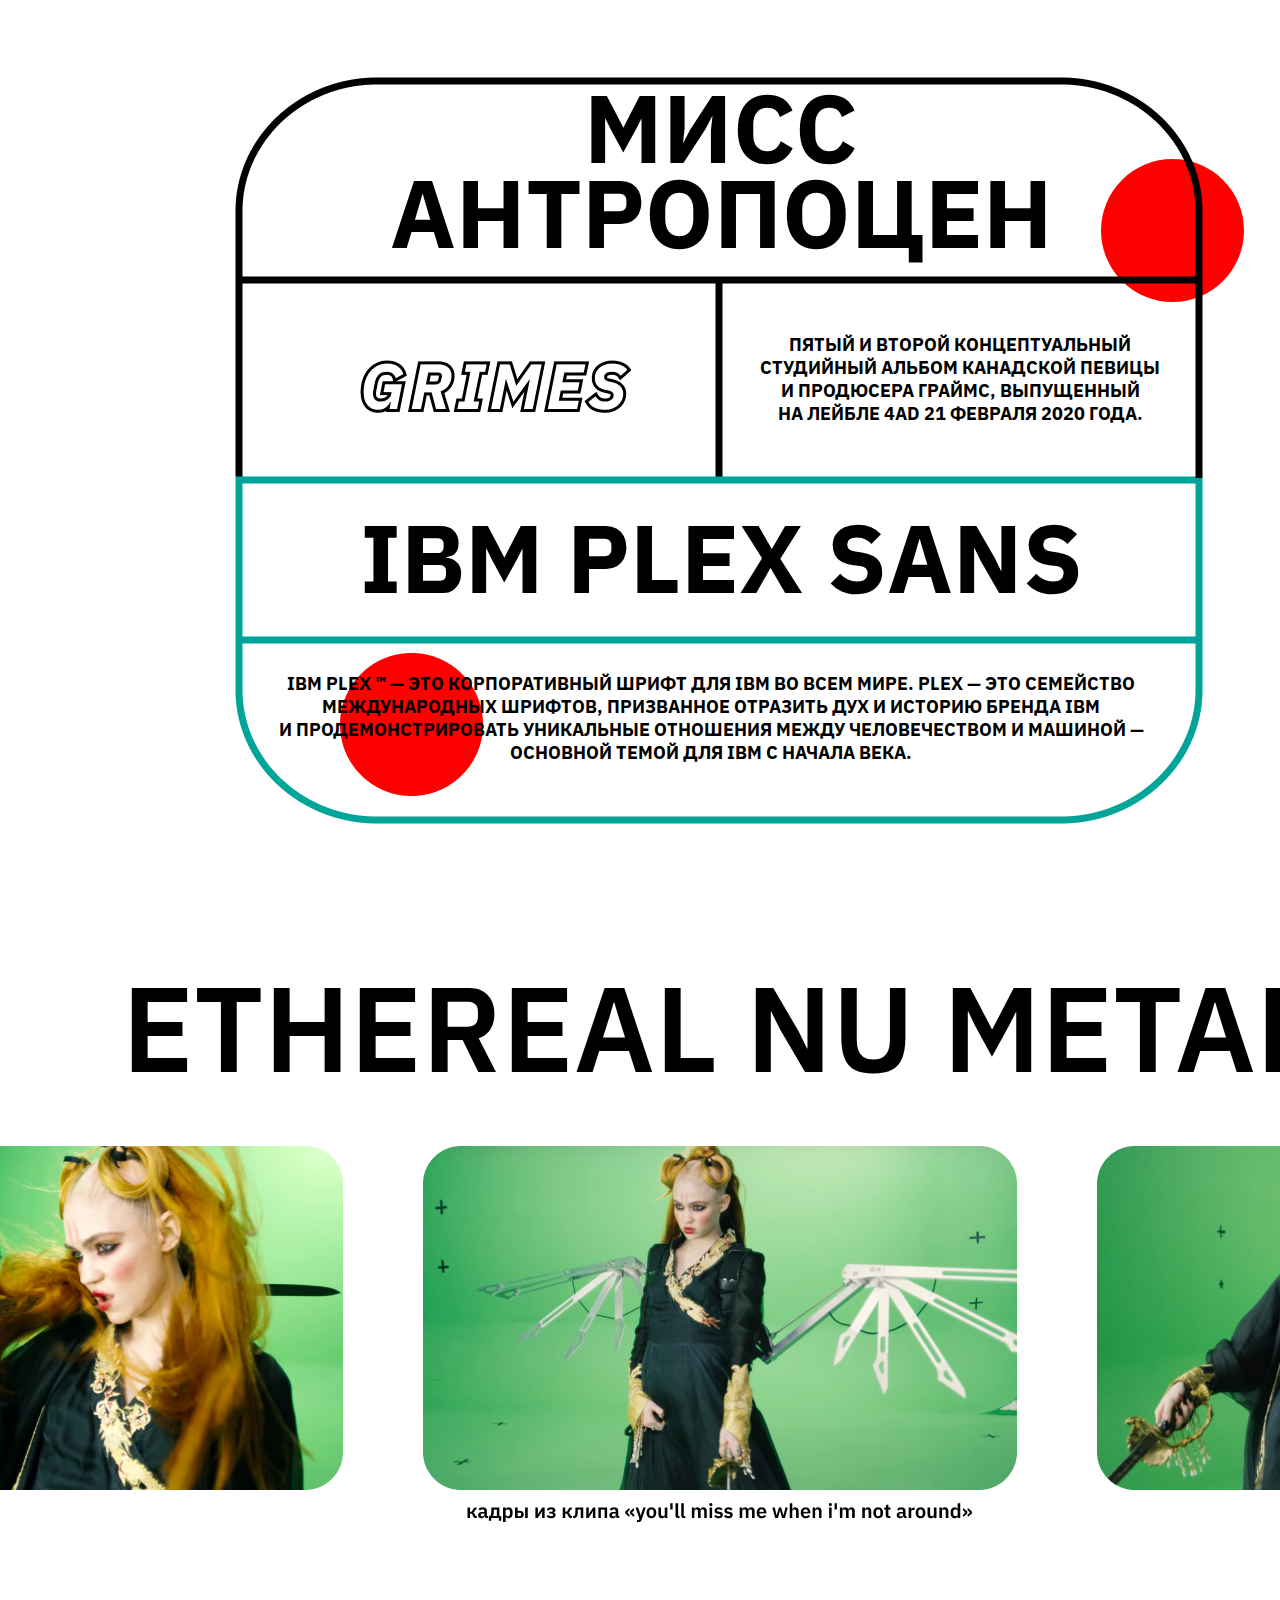
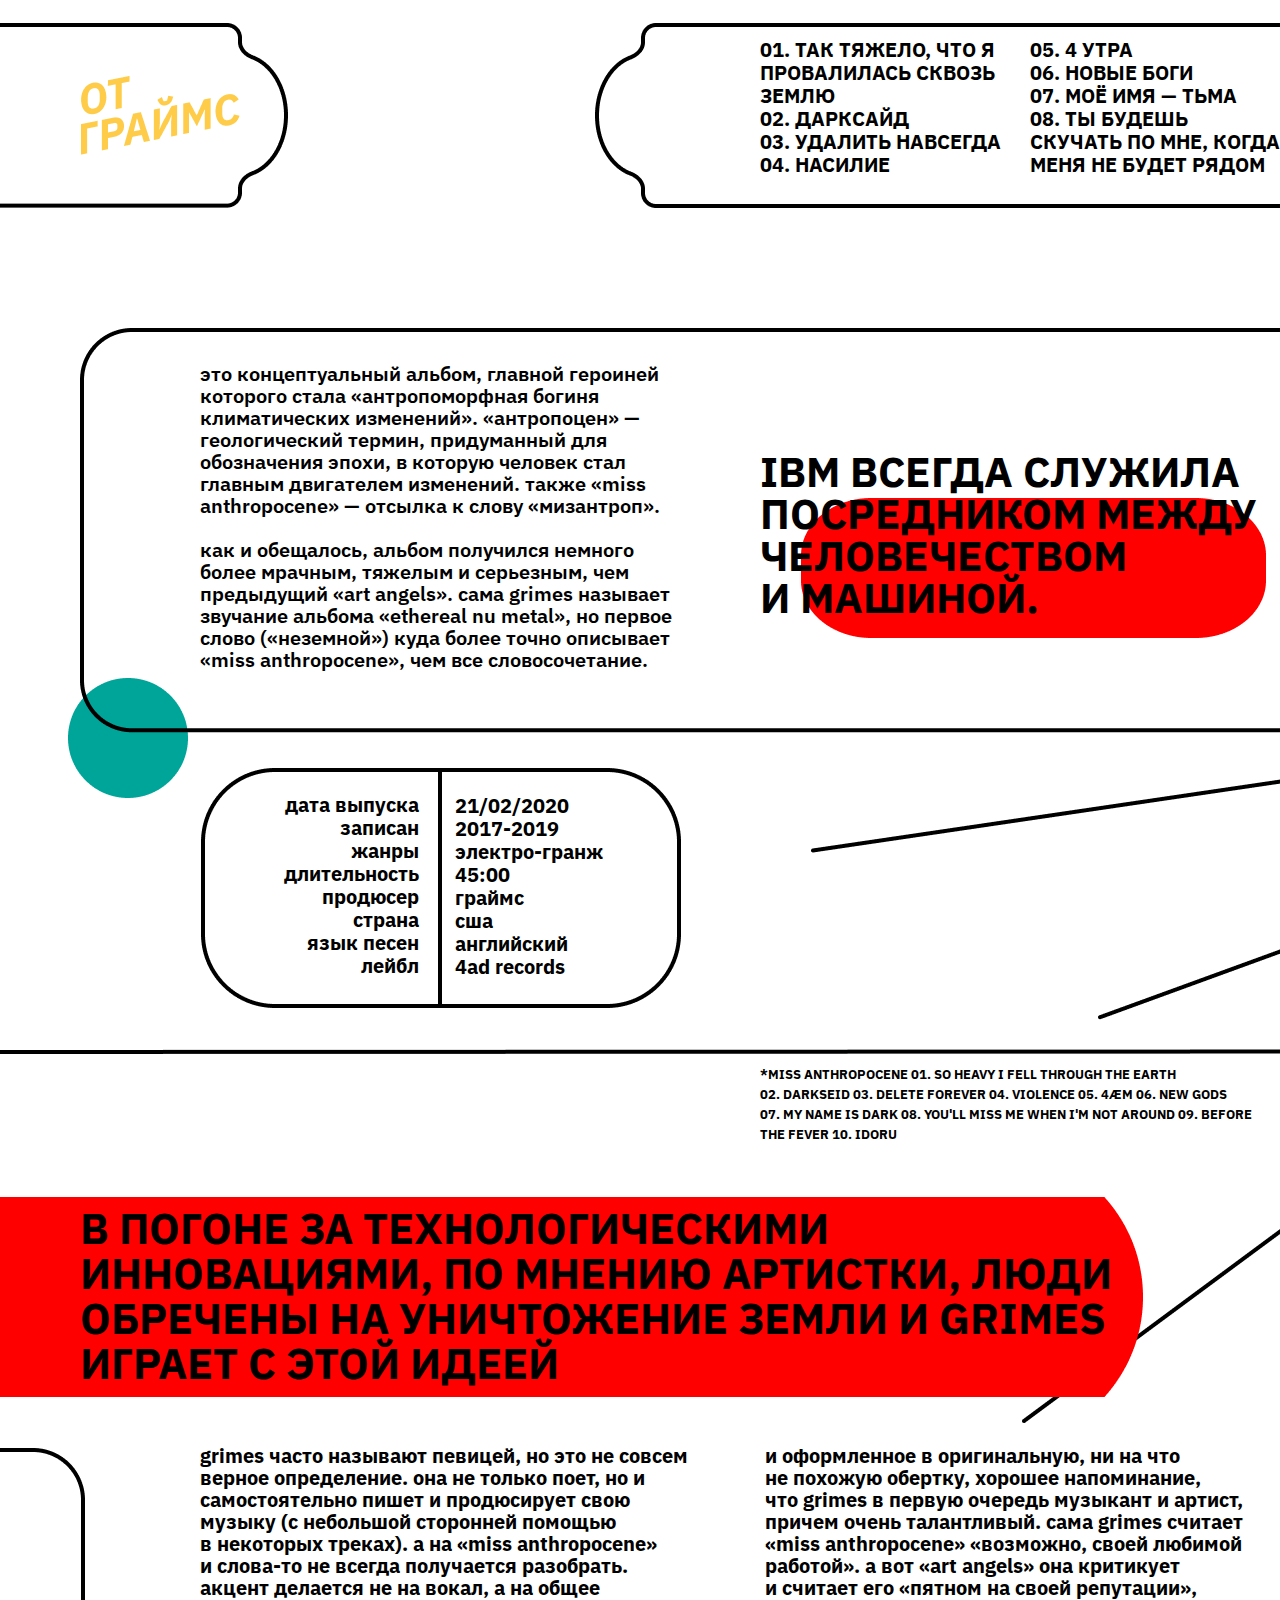
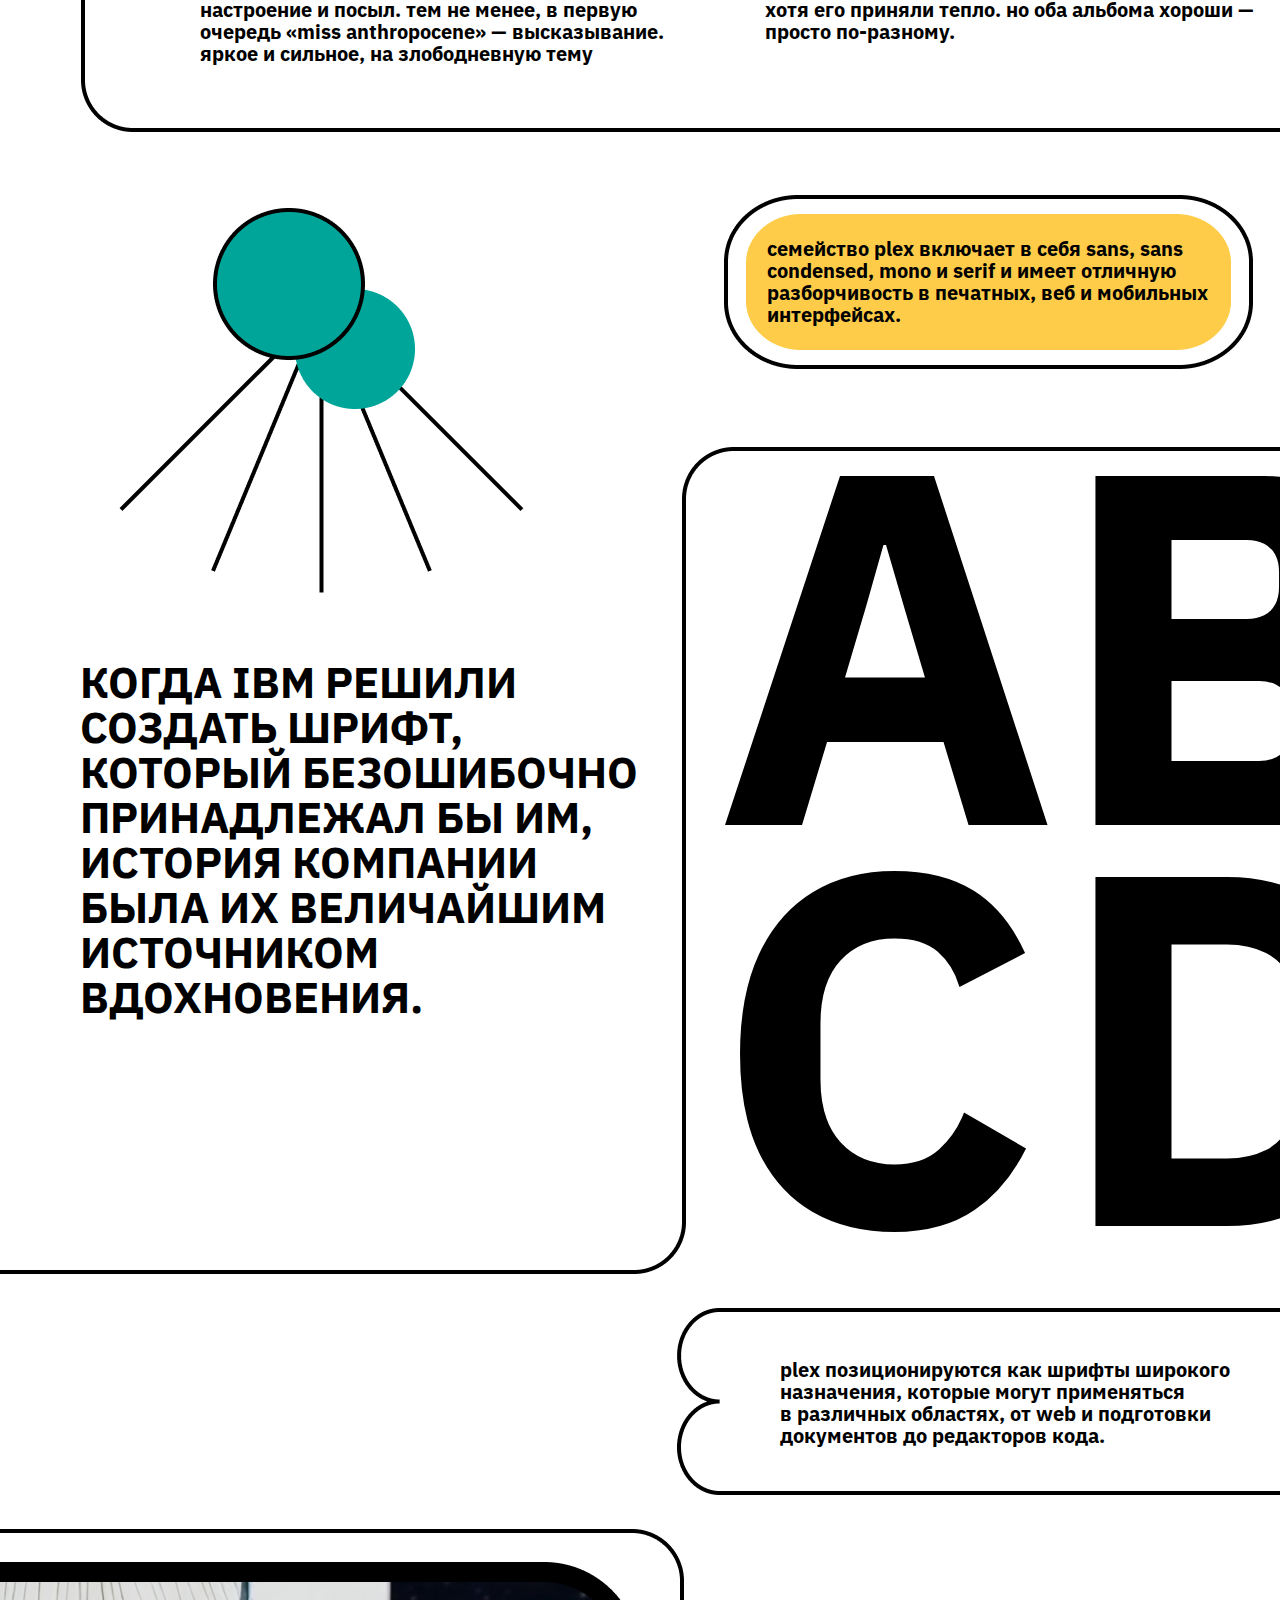
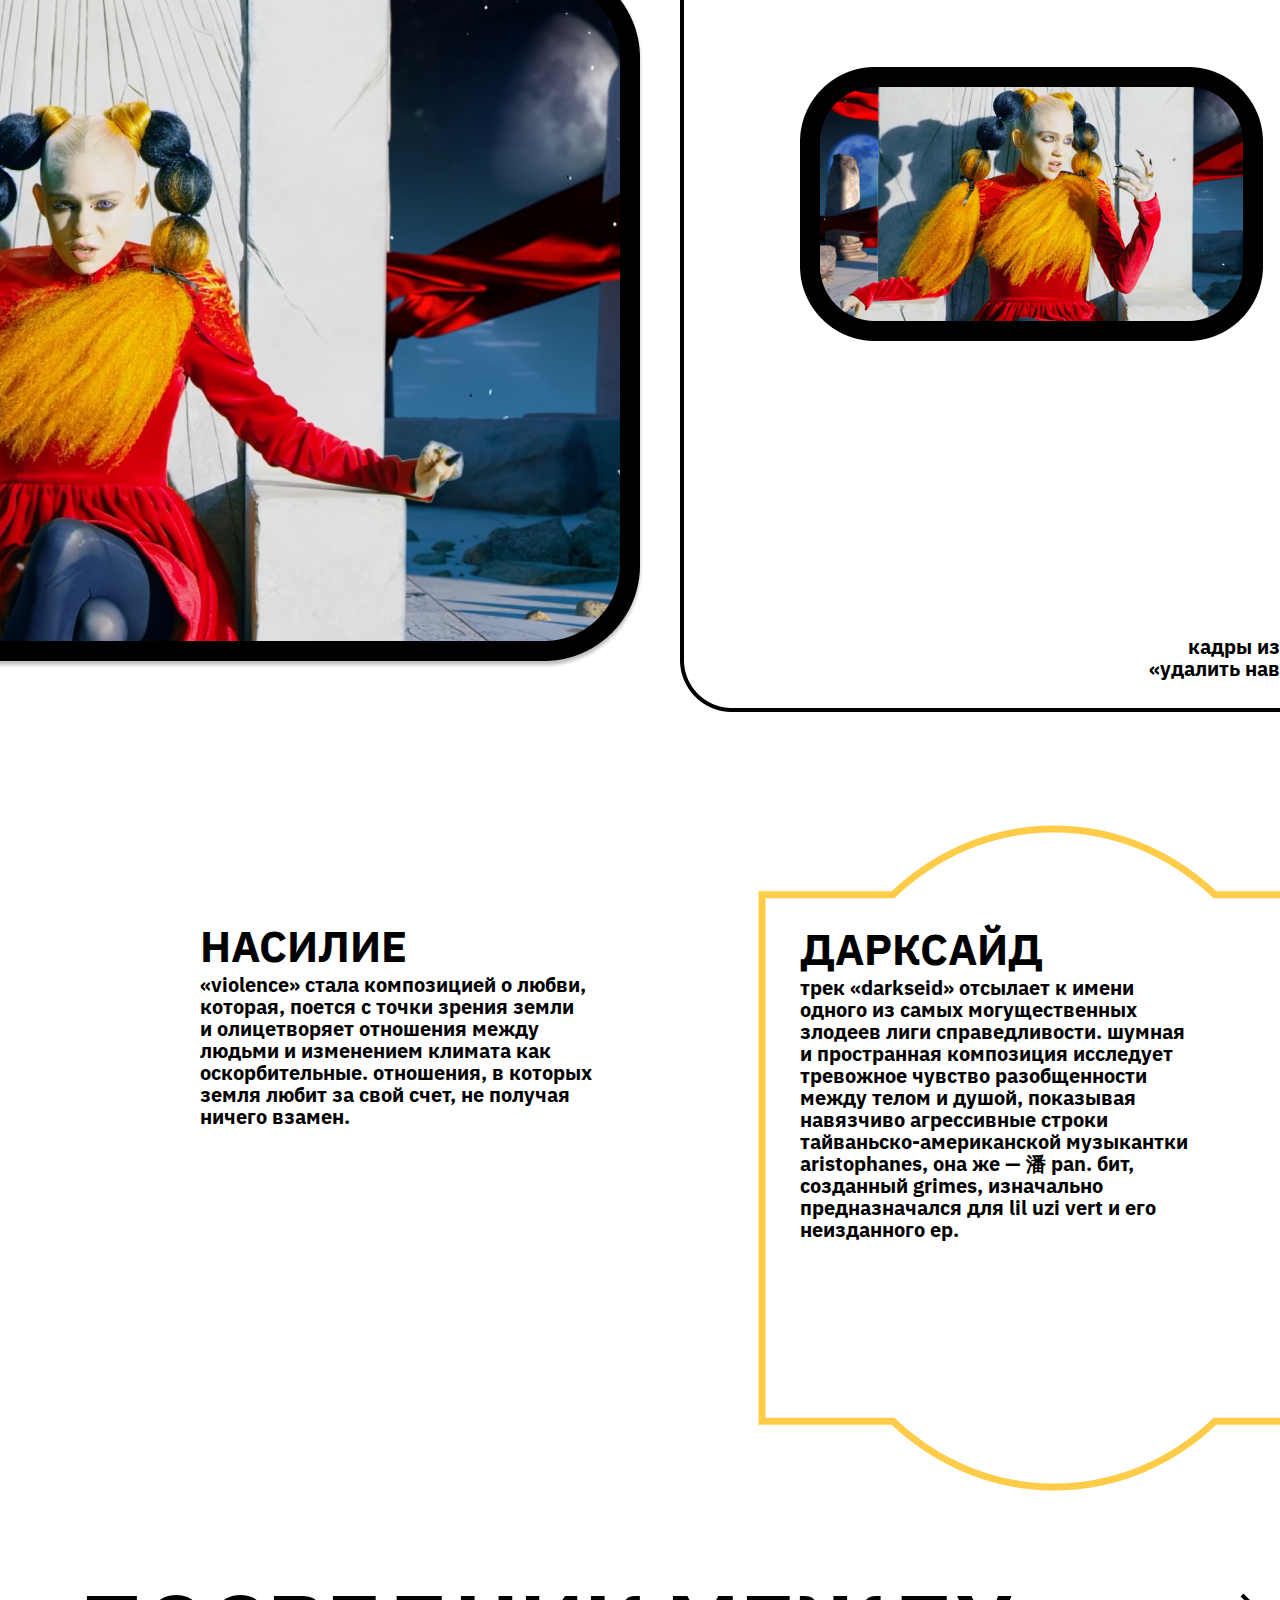
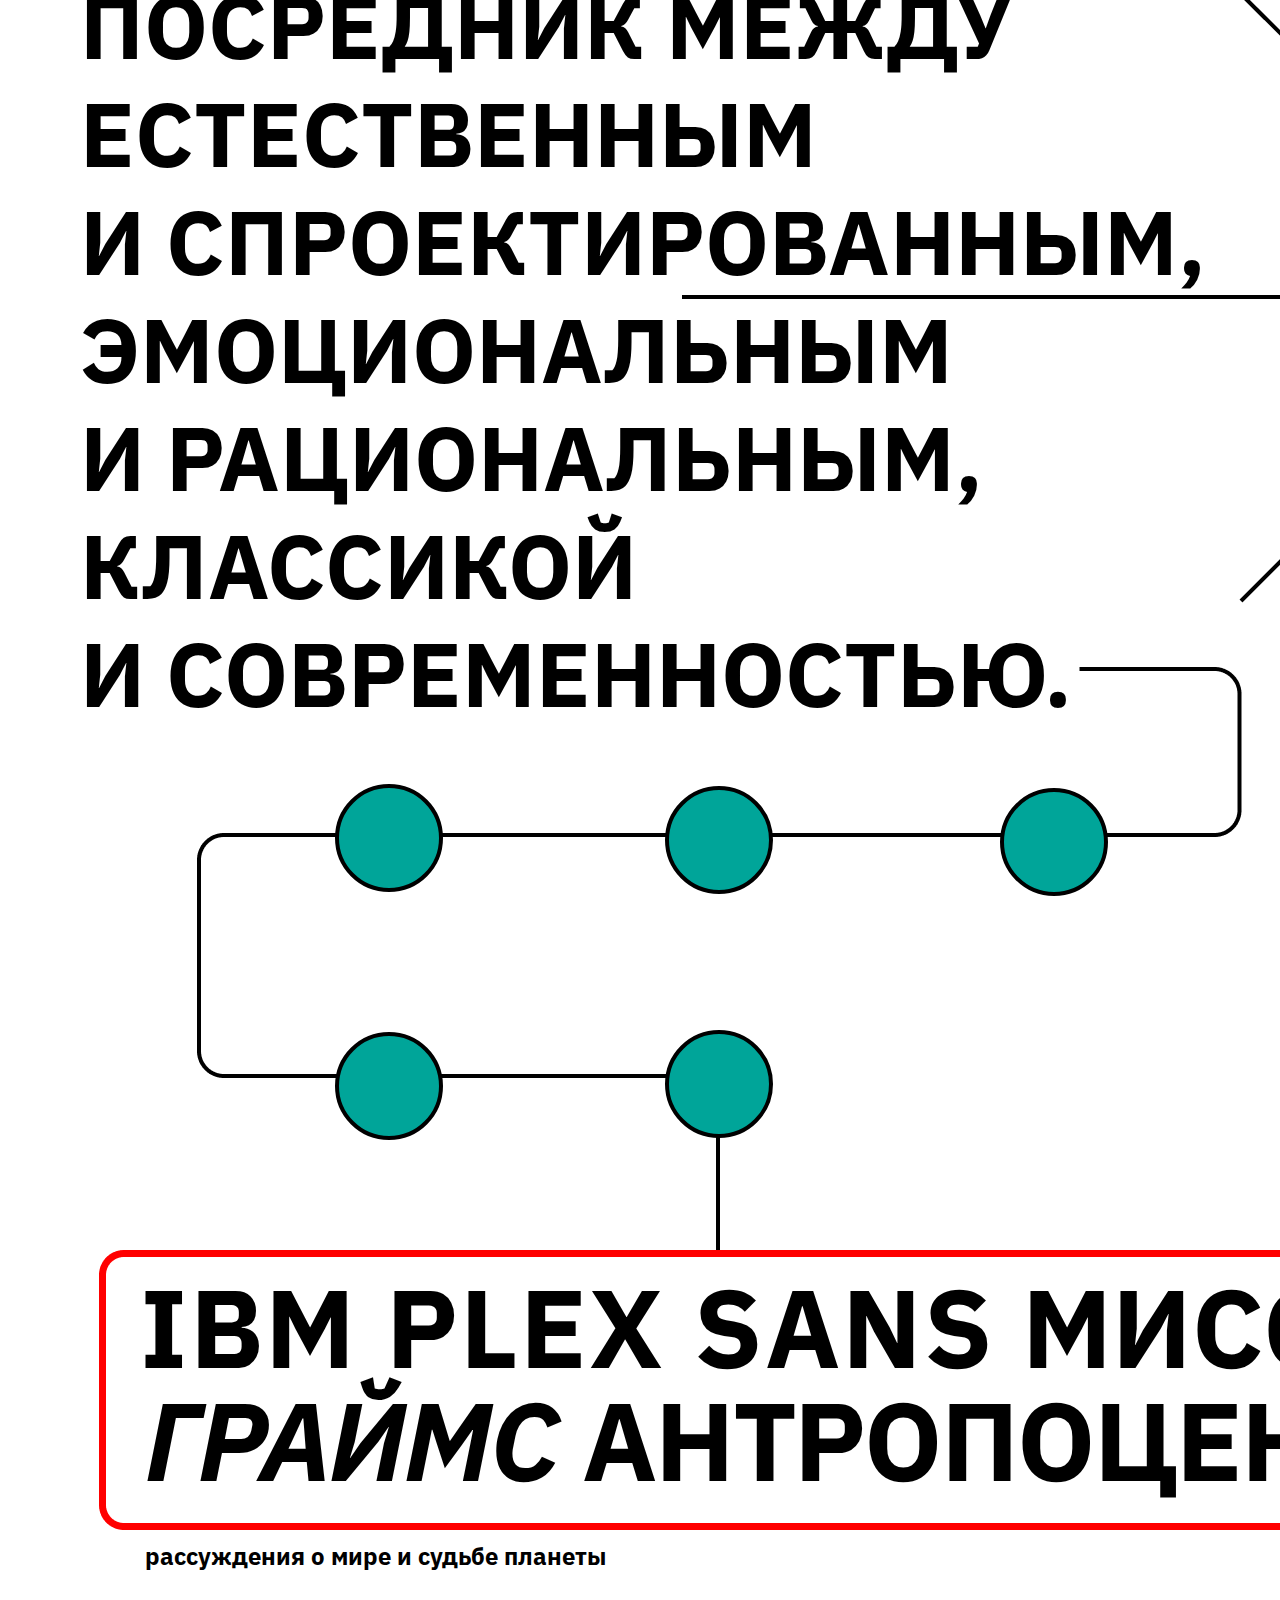
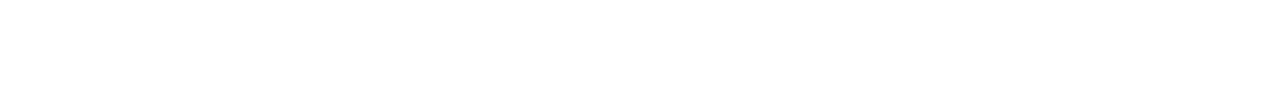
<file: index.html>
<!DOCTYPE html>
<html lang="en" dir="ltr">
  <head>
    <meta charset="utf-8">
    <title></title>
    <link rel="stylesheet" href="stylesheets2/style.css">
    <link href="https://fonts.googleapis.com/css2?family=IBM+Plex+Sans:ital,wght@0,100;0,200;0,300;0,400;0,500;0,600;0,700;1,100;1,200;1,300;1,400;1,500;1,600;1,700&display=swap" rel="stylesheet">
  </head>
  <body>
    <section class= "first_s">
          <h1>МИСС АНТРОПОЦЕН</h1>
          <h2>IBM Plex sans</h2>
          <p>IBM Plex ™ — это корпоративный шрифт для IBM во всем мире. Plex — это семейство международных шрифтов, призванное отразить дух и историю бренда IBM и&nbsp;продемонстрировать уникальные отношения между человечеством и&nbsp;машиной — основной темой для IBM с начала века.</p>
    </section>
        <div class= "img1">
          <img src="images2/grimes.png" alt="">
        </div>
        <div class= "d1">
          <p>пятый и второй концептуальный студийный альбом канадской певицы и продюсера Граймс, выпущенный на&nbsp;лейбле 4AD 21 февраля 2020 года.</p>
        </div>
        <div class="background1">
          <img src="images2/Group 9.png" alt="">
        </div>
        <div class="red1"></div>
        <div class="red2"></div>
    <section class="second_s">
       <div class="d2">
        <p>ethereal nu metal</p>
       </div>
       <div class="d3">
         <img class="i1" src="images2/11_1.png" alt="">
         <img class="i2" src="images2/13_1.png" alt="">
         <img class="i3" src="images2/12_1.png" alt="">
       </div>
    </section>
    <section class="third_s">
        <div class="r">
          <img src="images2/bygrimes.png" alt="">
        </div>
        <div class="q">
          <p1>01. Так тяжело, что я провалилась сквозь землю<br>02. Дарксайд<br>03. Удалить навсегда<br>04. Насилие<br>05. 4 утра<br>06. Новые боги<br>07. Моё имя — Тьма<br>08. Ты будешь скучать по&nbsp;мне, когда меня не&nbsp;будет рядом<br>09. Перед лихорадкой<br>10.  Айдору</p1>
        </div>
        <div class="a">
          <p1>Это концептуальный альбом, главной героиней которого стала «антропоморфная богиня климатических изменений». «Антропоцен» — геологический термин, придуманный для обозначения эпохи, в которую человек стал главным двигателем изменений. Также «Miss Anthropocene» — отсылка к слову «мизантроп». </p1> <br><br>
          <p1>Как и обещалось, альбом получился немного более мрачным, тяжелым и серьезным, чем предыдущий «Art Angels». Сама Grimes называет звучание альбома «ethereal nu metal», но первое слово («неземной») куда более точно описывает «Miss Anthropocene», чем все словосочетание.</p1>
        </div>
        <div class="w">
          <p1>IBM всегда служила посредником между человечеством и&nbsp;машиной.</p1>
        </div>
        <div class="z">
          <p1>Дата выпуска<br>Записан<br>Жанры<br>Длительность<br>Продюсер<br>Страна<br>Язык песен<br>Лейбл </p1>
        </div>
        <div class="x">
          <p1>21/02/2020<br>2017-2019<br>электро-гранж<br>45:00<br>Граймс<br>США<br>Английский<br>4AD Records</p1>
        </div>
        <div class="e">
          <p1>*Miss Anthropocene 01. So Heavy I Fell Through The Earth 02.&nbsp;Darkseid 03. Delete Forever 04. Violence	05.	4ÆM 06.	New Gods <br> 07. My Name Is Dark 08. You'll miss me when I'm not around 09. Before the fever 10. IDORU</p1>
        </div>
    </section>
    <section class="fourth_s">
      <div class="c">
        <p1>В погоне за технологическими инновациями, по мнению артистки, люди обречены на уничтожение Земли и Grimes играет с этой идеей</p1>
      </div>
      <div class="b">
        <p1>Grimes часто называют певицей, но это не совсем верное определение. Она не только поет, но и самостоятельно пишет и продюсирует свою музыку (с небольшой сторонней помощью в&nbsp;некоторых треках). А на «Miss Anthropocene» и&nbsp;слова-то не всегда получается разобрать. Акцент делается не на вокал, а на общее настроение и посыл. Тем не менее, в первую очередь «Miss Anthropocene» — высказывание.<br> Яркое и сильное, на злободневную тему и&nbsp;оформленное в оригинальную, ни на что не&nbsp;похожую обертку, хорошее напоминание, что&nbsp;Grimes в первую очередь музыкант и артист, причем очень талантливый. Сама Grimes считает «Miss Anthropocene» «возможно, своей любимой работой». А вот «Art Angels» она критикует и&nbsp;считает его «пятном на своей репутации», хотя&nbsp;его приняли тепло. Но оба альбома хороши&nbsp;— просто по-разному. </p1>
      </div>
      <div class="m">
        <p1>Семейство Plex включает в себя Sans, Sans Condensed, Mono и Serif и имеет отличную разборчивость в печатных, веб и мобильных интерфейсах.</p1>
      </div>
      <div class="f">
        <p1>Когда IBM решили создать шрифт, который безошибочно принадлежал БЫ ИМ, история компании была их величайшим источником вдохновения.</p1>
      </div>
      <div class="po">
        <p1>AB</p1>
      </div>
      <div class="op">
        <p1>CD</p1>
      </div>
      <div class="t">
        plex позиционируются как шрифты широкого назначения, которые могут применяться в&nbsp;различных областях, от Web и подготовки документов до редакторов кода.
      </div>
    </section>
    <section class="fifth_s">
      <div class="f1">
        <img src="images2/17.jpg" alt="">
      </div>
      <div class="f2">
        <img src="images2/18.jpg" alt="">
      </div>
      <div class="y">
        Кадры из клипа «УДАЛИТЬ НАВСЕГДА»
      </div>
    </section>
    <section class="sixth_s">
    <div class="u_o">
    <div class="u">
      <h1>Дарксайд</h1>
      <p4>Трек «Darkseid» отсылает к имени одного из самых могущественных злодеев Лиги Справедливости. Шумная и пространная композиция исследует тревожное чувство разобщенности между телом и душой, показывая навязчиво агрессивные строки тайваньско-американской музыкантки Aristophanes, она же — 潘 PAN. Бит, созданный Grimes, изначально предназначался для Lil Uzi Vert и его неизданного EP.</p4>
    </div>
    <div class="o">
      <h1>Насилие</h1>
      <p4>«Violence» стала композицией о&nbsp;любви, которая, поется с точки зрения Земли и&nbsp;олицетворяет отношения между людьми и изменением климата как оскорбительные. Отношения, в&nbsp;которых Земля любит за свой счет, не&nbsp;получая ничего взамен.</p4>
    </div>
    <div class="u2">
      <h1>Так тяжело, что я провалилась сквозь землю</h1>
      <p4>«So Heavy I Fell Through the Earth», первый трек альбома, исследует проблему ненадежности отношений, в&nbsp;которой артистка показывает, как связь с мужчиной сопряжена с риском потери художественной целостности как женщины.</p4>
    </div>
    <div class="o2">
      <h1>Моё имя — Тьма</h1>
      <p4>К кульминации альбома подводит трек «My Name is Dark», в котором Grimes охватывает персонификацию своих негативных мыслей и взглядов: «Эта&nbsp;песня о том, когда тебе все равно, живешь ты или умираешь, когда ты просто в такой депрессии, что тебе всё равно»</p4>
    </div>
    </div>
    </section>
   <div class="j1">
     Посредник между естественным <br> и спроектированным, эмоциональным <br> и рациональным, классикой <br> и современностью.
   </div>
   <div class="j2">
     IBM Plex sans
   </div>
   <div class="j3">
     МИСС
   </div>
   <div class="j4">
     ГРАЙМС
   </div>
   <div class="j5">
     АНТРОПОЦЕН
   </div>
   <div class="j6">
     рассуждения о мире и судьбе планеты
   </div>
   <div class="green1"></div>
   <div class="green2"></div>
   <div class="green3"></div>
   <div class="green4"></div>
   <div class="green5"></div>
  </body>
</html>
</file>
<file: stylesheets2/style.css>
@import 'reset.css';
body {
 width: 1440px;
 margin: 0 auto;
 background: white;
 height: 8100px;
 display: block;
 position: relative;
 font-family: IBM Plex Sans;
}
body::before {
  content: "";
  position: absolute;
  left: 0;
  top: 0;
  right: 0;
  background: url("../images2/MacBook 3.png");
  height: 100%;
  display: block;
  opacity: 1;
}
.first_s {
  position: absolute;
  left: 271px;
  width: 900px;
  margin: auto;
  padding-top: 85px;
}
.first_s h1, h2, h3, p {
  text-transform: uppercase;
  text-align: center;
  z-index: 2;
}
.first_s h1, h2 {
  height: 175px;
  font-weight: bold;
  font-size: 96px;
  line-height: 85px;
}
.first_s h2 {
  margin-top: 255px;
  height: 157px;
}
.first_s p {
  width: 880px;
  font-weight: bold;
  font-size: 18px;
  line-height: 23px;
  /* z-index: 2; */
}
.img1 {
  position: relative;
  top: 360px;
  left: 360px;
  width: 300px;
}
.d1 {
  position: relative;
  top: 278px;
  left: 760px;
  width: 400px;
  font-weight: bold;
  font-size: 18px;
  line-height: 23px;
}

.background1 {
  width: 968px;
  height: 747px;
  position: relative;
  top: -70px;
  left: 235px;
  z-index: 2;
}
.red1 {
  background: #FF0000;
  width: 143px;
  height: 143px;
  border-radius: 50%;
  position: relative;
  top: -735px;
  left: 1101px;
  z-index: 1;
}
.red2 {
  background: #FF0000;
  width: 143px;
  height: 143px;
  border-radius: 50%;
  position: relative;
  top: -380px;
  left: 340px;
  opacity: 0;
  z-index: 0;
}
.second_s {
  top: -192px;
  position: relative;
  display: inline-block;
  overflow: hidden;
  width: 1440px;
  height: 510px;
  margin: auto;
}
.d3 .i1 {
  float: left;
  margin-right: 80px;
}
.d3 .i3 {
  float: right;
}
.d2 {
  height: 100px;
  margin-top: 26px;
  margin-bottom: 32px;
  font-weight: 600;
  font-size: 120px;
  line-height: 26px;
}
.third_s {
  position: relative;
  top: -40px;
  left: 100px;
}
.q, .w, .e, .a, .z, .x, .e {
  position: relative;
  font-weight: bold;
}
.q {
  height: 160px;
  width: 250px;
  text-transform: uppercase;
  font-size: 20px;
  line-height: 23px;
  columns: 150px 2;
  top: -130px;
  left: 660px;
}
.w {
  width: 527px;
  height: 178px;
  left: 660px;
  top: -194px;
  text-transform: uppercase;
  font-size: 42px;
  line-height: 42px;
}
.e {
  text-transform: uppercase;
  font-size: 13px;
  line-height: 20px;
}
.r {
  position: relative;
  width: 300px;
  left: -35px;
  top: -10px;
}
.a {
  width: 480px;
  height: 317px;
  left: 100px;
  top: 35px;
  font-weight: 600;
  font-size: 20px;
  line-height: 22px;
  text-transform: lowercase;

}
.z, .x {
  text-transform: lowercase;
  font-weight: bolder;
  line-height: 23px;
  font-size: 20px;
  height: 196px;

}
.z {
  width: 144px;
  left: 175px;
  top: -30px;
  text-align: right;
}
.x {
  width: 160px;
  left: 355px;
  top: -225px;
  text-align: left;
}
.e {
  width: 501px;
  height: 86px;
  left: 660px;
  top: -150px;
}
.fourth_s {
  position: relative;
  top: -150px;
}
.fourth_s div {
  position: relative;
  font-weight: bold;
}
.c, .f {
  font-weight: bold;
  font-size: 43px;
  line-height: 45px;
  text-transform: uppercase;
}
.c {
  width: 1040px;
  height: 127px;
  top: 15px;
  left: 80px;
}
.f {
  width: 560px;
  height: 365px;
  top: 630px;
  left: 80px;
}
.b, .m, .t {
  font-size: 20px;
  line-height: 22px;
  text-transform: lowercase;
  width: 500px;
}
.b {
  height: 220px;
  left: 200px;
  top: 127px;
  columns: 480px 2;
  column-gap: 65px;
}
.m {
  height: 92px;
  left: 767px;
  top: 300px;
}
.t {
  height: 120px;
  left: 780px;
  top: 212px;
}
.po, .op {
  font-size: 500px;
  line-height: 376px;
  text-transform: uppercase;
}
.po {
  left: 715px;
  top: 55px;
}
.op {
  left: 715px;
  top: 80px;
  letter-spacing: 17px;
}
.fifth_s {
  position: relative;
  top: 150px;
}
.f1, .f2, .y {
  position: relative;
}
.f1 {
  width: 463px;
  height: 274px;
  left: 800px;
  top: 100px;
}
.f2 {
  top: -279px;
  width: 640px;
  height: 700px;
}
.y {
  font-size: 20px;
  line-height: 22px;
  text-transform: lowercase;
  width: 209px;
  height: 53px;
  left: 1135px;
  top: -305px;
  font-weight: bold;
  text-align: right;
}
.sixth_s {
  overflow: hidden;
  position: relative;
  width: 1440px;
  height: 563px;
}
.u_o {
  transition: all .9s ease;
}
.u_o:hover {
  padding-left: 1500px;
  transition: all .9s ease;
}
.sixth_s .o, .u, .o2, .u2 {
  position: relative;
  width: 400px;
  height: 282px;
}
.sixth_s h1 {
  position: relative;
  font-weight: bold;
  font-size: 43px;
  top: -6px;
  text-transform: uppercase;
}
.sixth_s p4 {
  font-size: 20px;
  line-height: 22px;
  font-weight: bold;
  text-transform: lowercase;
}
.o {
  left: 200px;
  top: -195px;
}
.u {
  left: 800px;
  top: 90px;
}
.o2 {
  top: -759px;
  left: -1300px;
}
.u2 {
  top: -478px;
  left: -700px;

}
.j1, .j2, .j3, .j4, .j5, .j6 {
  position: relative;
  font-weight: bold;
}
.j2, .j3, .j4, .j5 {
  font-size: 110px;
  text-transform: uppercase;
}
.j1 {
  width: 1280px;
  height: 736px;
  font-size: 90px;
  line-height: 108px;
  text-align: left;
  text-transform: uppercase;
  margin-top: 165px;
  margin-left: 80px;

}
.j2 {
  top: 564px;
  left: 140px;
  width: 860px;
  height: 79px;
  letter-spacing: 0.02em;
}
.j3 {
  top: 485px;
  left: 1022px;
  width: 860px;
  height: 79px;
}
.j4 {
  top: 519px;
  left: 145px;
  width: 860px;
  height: 79px;
  letter-spacing: -0.02em;
  font-style: italic;
}
.j5 {
  top: 440px;
  left: 582px;
  width: 860px;
  height: 79px;
  letter-spacing: -0.02em;
}
.j6 {
  top: 520px;
  left: 145px;
  font-size: 24px;
  text-transform: lowercase;
}
.green1, .green2, .green3, .green4, .green5 {
  position: relative;
  width: 100px;
  height: 100px;
  border-radius: 50%;
  background: #00A599;
  border: 4px solid #000000;
  transition: all 1s ease;
}
.green1 {
  left: 1000px;
  top: -260px;
}
.green2 {
  left: 665px;
  top: -370px;
}
.green3 {
  left: 335px;
  top: -480px;

}
.green4 {
  left: 335px;
  top: -340px;
}
.green5 {
  left: 665px;
  top: -450px;
}
.green1:hover {
  background: #FF0000;
  transition: all .1s ease;
}
.green2:hover {
  background: #FF0000;
  transition: all .1s ease;
}
.green3:hover {
  background: #FF0000;
  transition: all .1s ease;
}
.green4:hover {
  background: #FF0000;
  transition: all .1s ease;
}
.green5:hover {
  background: #FF0000;
  transition: all .1s ease;
}
</file>
